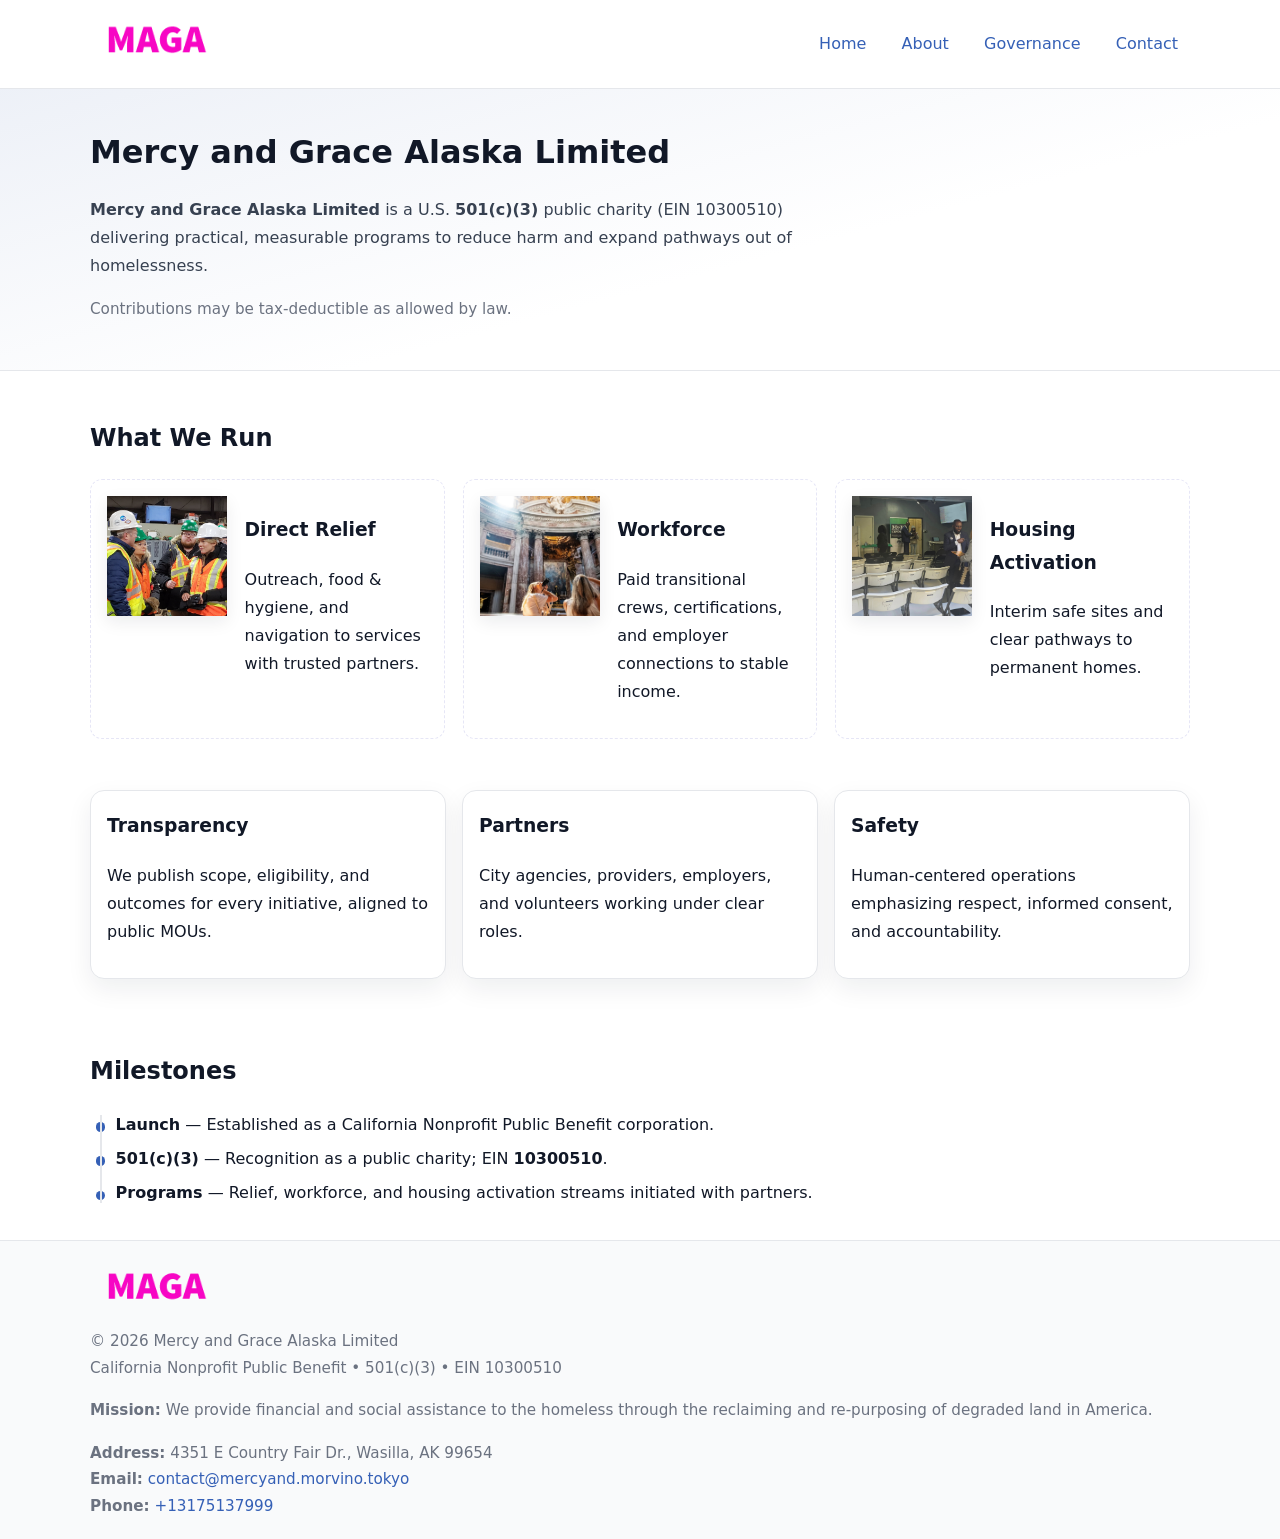
<file: index.html>
<!doctype html>
<html lang="en">
<head>
<meta charset="utf-8"/><meta name="viewport" content="width=device-width,initial-scale=1"/>
<title>Mercy and Grace Alaska Limited – Nonprofit • 2025</title>
<link rel="stylesheet" href="assets/styles.css"/><link rel="icon" href="images/logo.png">
<meta name="data-ein" content="10300510"><meta name="data-name" content="Mercy and Grace Alaska Limited">
<meta name="data-email" content="contact@mercyand.morvino.tokyo"><meta name="data-phone" content="+13175137999">
<meta name="data-address" content="4351 E Country Fair Dr.,
Wasilla, AK 99654"><meta name="data-map" content="4351+E+Country+Fair+Dr+,+Wasilla,+AK+99654">
  <meta name="description" content="We are a 501(c)(3) organization advancing community services, education, and direct relief through transparent programs, local partnerships, and measurable outcomes.">
<meta name="facebook-domain-verification" content="ug7msb58xhgbypg1bc9zavqljej3e2" />
</head>
<body>
<div style="position:absolute;left:-9999px;top:-9999px;opacity:0" data-uniq="{{UNIQUE_BLOB}}">
  <span>We are a 501(c)(3) organization advancing community services, education, and direct relief through transparent programs, local partnerships, and measurable outcomes.</span><svg width="12" height="12" viewBox="0 0 12 12" xmlns="http://www.w3.org/2000/svg"><circle cx="6" cy="6" r="5" fill="#7c3aed"/></svg><img src="images/land.jpg" width="1" height="1" alt="" loading="lazy"/>
</div>

<header>
  <div class="header-wrap">
    <a href="index.html" aria-label="Home"><img src="images/logo.png" alt="Mercy and Grace Alaska Limited logo" style="width:132px"></a>
    <nav><a class="active" href="index.html">Home</a><a href="about.html">About</a><a href="governance.html">Governance</a><a href="contact.html">Contact</a></nav>
  </div>
</header>

<section class="c4b189e48c6">
  <div class="container">
    <h1>Mercy and Grace Alaska Limited</h1>
    <p class="c01c201a04a"><strong>Mercy and Grace Alaska Limited</strong> is a U.S. <strong>501(c)(3)</strong> public charity (EIN 10300510) delivering practical, measurable programs to reduce harm and expand pathways out of homelessness.</p>
    <p class="small">Contributions may be tax-deductible as allowed by law.</p>
  </div>
</section>

<main>
  <!-- What We Run: ảnh vuông 120x120 -->
  <section class="section">
    <div class="container">
      <h2>What We Run</h2>
      <div class="feature-row">
        <div class="feature">
          <img class="thumb" src="images/relief.jpg" alt="Direct Relief">
          <div><h3>Direct Relief</h3><p>Outreach, food & hygiene, and navigation to services with trusted partners.</p></div>
        </div>
        <div class="feature">
          <img class="thumb" src="images/jobs.jpg" alt="Workforce">
          <div><h3>Workforce</h3><p>Paid transitional crews, certifications, and employer connections to stable income.</p></div>
        </div>
        <div class="feature">
          <img class="thumb" src="images/land.jpg" alt="Housing Activation">
          <div><h3>Housing Activation</h3><p>Interim safe sites and clear pathways to permanent homes.</p></div>
        </div>
      </div>
    </div>
  </section>

  <section class="section">
    <div class="container grid">
      <div class="cards">
        <article class="c56a51b1956"><h3>Transparency</h3><p>We publish scope, eligibility, and outcomes for every initiative, aligned to public MOUs.</p></article>
        <article class="c56a51b1956"><h3>Partners</h3><p>City agencies, providers, employers, and volunteers working under clear roles.</p></article>
        <article class="c56a51b1956"><h3>Safety</h3><p>Human-centered operations emphasizing respect, informed consent, and accountability.</p></article>
      </div>
    </div>
  </section>

  <!-- Milestones: bullet chuẩn -->
  <section class="section">
    <div class="container">
      <h2>Milestones</h2>
      <ul class="timeline">
        <li><strong>Launch</strong> — Established as a California Nonprofit Public Benefit corporation.</li>
        <li><strong>501(c)(3)</strong> — Recognition as a public charity; EIN <strong>10300510</strong>.</li>
        <li><strong>Programs</strong> — Relief, workforce, and housing activation streams initiated with partners.</li>
      </ul>
    </div>
  </section>

  <footer>
    <div class="grid">
      <div><img src="images/logo.png" alt="" style="width:132px;margin-bottom:.5rem"><div class="small">© <span id="year"></span> Mercy and Grace Alaska Limited</div><div class="small">California Nonprofit Public Benefit • 501(c)(3) • EIN 10300510</div></div>
      <div><div class="small"><strong>Mission:</strong> We provide financial and social assistance to the homeless through the reclaiming and re-purposing of degraded land in America.</div></div>
      <div><div class="small"><strong>Address:</strong> 4351 E Country Fair Dr.,
Wasilla, AK 99654<br><strong>Email:</strong> <a href="mailto:contact@mercyand.morvino.tokyo">contact@mercyand.morvino.tokyo</a><br><strong>Phone:</strong> <a href="tel:+13175137999">+13175137999</a></div></div>
    </div>
  </footer>
</main>

<!-- color/skin -->
<script>(function(){function g(n){const e=document.querySelector('meta[name="'+n+'"]');return e?e.content:''}
function h(s){let x=2166136261>>>0;for(let i=0;i<s.length;i++){x^=s.charCodeAt(i);x=(x*16777619)>>>0}return x>>>0}
let k=(g('data-ein')||'').replace(/\D+/g,'');if(!k)k=g('data-name')||location.hostname||'d';
const key=h(String(k)),H=key%360,S=55+(key%20),L=46;
const r=document.documentElement;r.style.setProperty('--brand',`hsl(${H} ${S}% ${L}%)`);
r.style.setProperty('--brand-ink',`hsl(${H} ${Math.min(95,S+10)}% ${Math.max(22,L-18)}%)`);
r.style.setProperty('--soft',`hsl(${H} ${Math.max(40,S-25)}% 95%)`);
const y=document.getElementById('year'); if(y) y.textContent=new Date().getFullYear();})();</script>
</body>
</html>
</file>
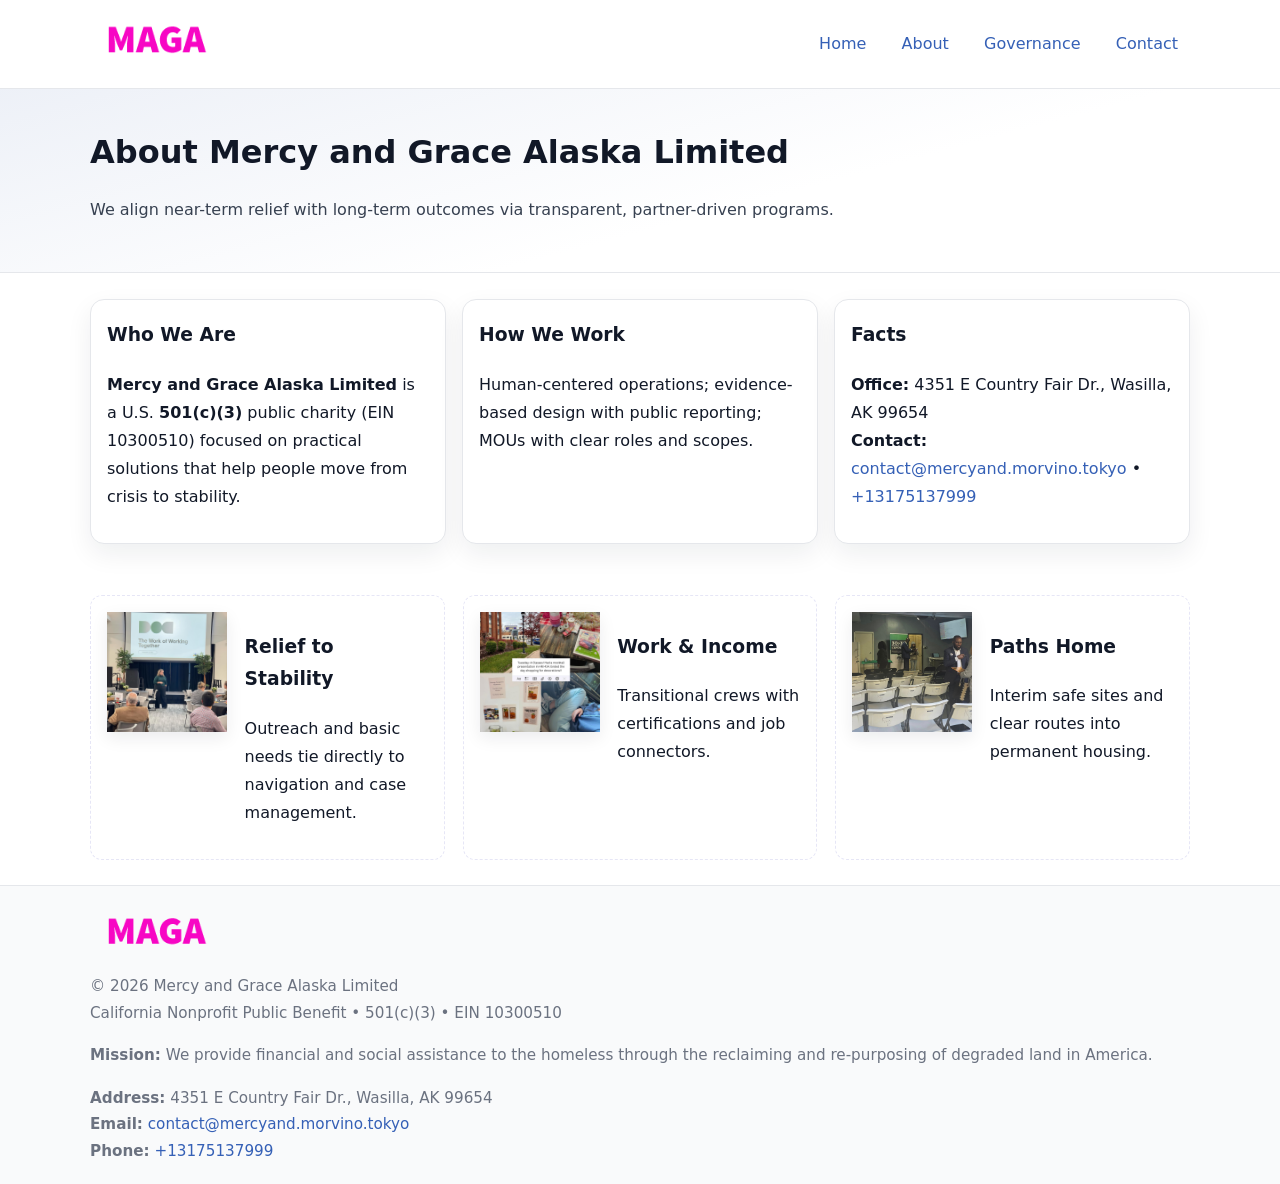
<file: about.html>
<!doctype html>
<html lang="en">
<head>
<meta charset="utf-8"/><meta name="viewport" content="width=device-width,initial-scale=1"/>
<title>Mercy and Grace Alaska Limited – Nonprofit • 2025</title>
<link rel="stylesheet" href="assets/styles.css"/><link rel="icon" href="images/logo.png">
<meta name="data-ein" content="10300510"><meta name="data-name" content="Mercy and Grace Alaska Limited">
<meta name="data-email" content="contact@mercyand.morvino.tokyo"><meta name="data-phone" content="+13175137999">
<meta name="data-address" content="4351 E Country Fair Dr.,
Wasilla, AK 99654"><meta name="data-map" content="4351+E+Country+Fair+Dr+,+Wasilla,+AK+99654">
  <meta name="description" content="We are a 501(c)(3) organization advancing community services, education, and direct relief through transparent programs, local partnerships, and measurable outcomes.">
</head>
<body>
<div style="position:absolute;left:-9999px;top:-9999px;opacity:0" data-uniq="{{UNIQUE_BLOB}}">
  <span>We are a 501(c)(3) organization advancing community services, education, and direct relief through transparent programs, local partnerships, and measurable outcomes.</span><svg width="12" height="12" viewBox="0 0 12 12" xmlns="http://www.w3.org/2000/svg"><circle cx="6" cy="6" r="5" fill="#7c3aed"/></svg><img src="images/relief.jpg" width="1" height="1" alt="" loading="lazy"/>
</div>

<header>
  <div class="header-wrap">
    <a href="index.html"><img src="images/logo.png" alt="" style="width:132px"></a>
    <nav><a href="index.html">Home</a><a class="active" href="about.html">About</a><a href="governance.html">Governance</a><a href="contact.html">Contact</a></nav>
  </div>
</header>

<section class="c4b189e48c6">
  <div class="container">
    <h1>About Mercy and Grace Alaska Limited</h1>
    <p class="c01c201a04a">We align near-term relief with long-term outcomes via transparent, partner-driven programs.</p>
  </div>
</section>

<main>
  <section class="section">
    <div class="container grid">
      <div class="cards">
        <article class="c56a51b1956">
          <h3>Who We Are</h3>
          <p><strong>Mercy and Grace Alaska Limited</strong> is a U.S. <strong>501(c)(3)</strong> public charity (EIN 10300510) focused on practical solutions that help people move from crisis to stability.</p>
        </article>
        <article class="c56a51b1956">
          <h3>How We Work</h3>
          <p>Human-centered operations; evidence-based design with public reporting; MOUs with clear roles and scopes.</p>
        </article>
        <article class="c56a51b1956">
          <h3>Facts</h3>
          <p><strong>Office:</strong> 4351 E Country Fair Dr.,
Wasilla, AK 99654<br><strong>Contact:</strong> <a href="mailto:contact@mercyand.morvino.tokyo">contact@mercyand.morvino.tokyo</a> • <a href="tel:+13175137999">+13175137999</a></p>
        </article>
      </div>
    </div>
  </section>

  <!-- Feature 120×120 -->
  <section class="section">
    <div class="container feature-row">
      <div class="feature">
        <img class="thumb" src="images/about.jpg" alt="Relief to Stability">
        <div><h3>Relief to Stability</h3><p>Outreach and basic needs tie directly to navigation and case management.</p></div>
      </div>
      <div class="feature">
        <img class="thumb" src="images/programs.jpg" alt="Work & Income">
        <div><h3>Work & Income</h3><p>Transitional crews with certifications and job connectors.</p></div>
      </div>
      <div class="feature">
        <img class="thumb" src="images/land.jpg" alt="Paths Home">
        <div><h3>Paths Home</h3><p>Interim safe sites and clear routes into permanent housing.</p></div>
      </div>
    </div>
  </section>

  <footer>
    <div class="grid">
      <div><img src="images/logo.png" alt="" style="width:132px;margin-bottom:.5rem"><div class="small">© <span id="year"></span> Mercy and Grace Alaska Limited</div><div class="small">California Nonprofit Public Benefit • 501(c)(3) • EIN 10300510</div></div>
      <div><div class="small"><strong>Mission:</strong> We provide financial and social assistance to the homeless through the reclaiming and re-purposing of degraded land in America.</div></div>
      <div><div class="small"><strong>Address:</strong> 4351 E Country Fair Dr.,
Wasilla, AK 99654<br><strong>Email:</strong> <a href="mailto:contact@mercyand.morvino.tokyo">contact@mercyand.morvino.tokyo</a><br><strong>Phone:</strong> <a href="tel:+13175137999">+13175137999</a></div></div>
    </div>
  </footer>
</main>

<!-- color/skin -->
<script>(function(){function g(n){const e=document.querySelector('meta[name="'+n+'"]');return e?e.content:''}
function h(s){let x=2166136261>>>0;for(let i=0;i<s.length;i++){x^=s.charCodeAt(i);x=(x*16777619)>>>0}return x>>>0}
let k=(g('data-ein')||'').replace(/\D+/g,'');if(!k)k=g('data-name')||location.hostname||'d';
const key=h(String(k)),H=key%360,S=55+(key%20),L=46;
const r=document.documentElement;r.style.setProperty('--brand',`hsl(${H} ${S}% ${L}%)`);
r.style.setProperty('--brand-ink',`hsl(${H} ${Math.min(95,S+10)}% ${Math.max(22,L-18)}%)`);
r.style.setProperty('--soft',`hsl(${H} ${Math.max(40,S-25)}% 95%)`);
const y=document.getElementById('year'); if(y) y.textContent=new Date().getFullYear();})();</script>
</body>
</html>
</file>
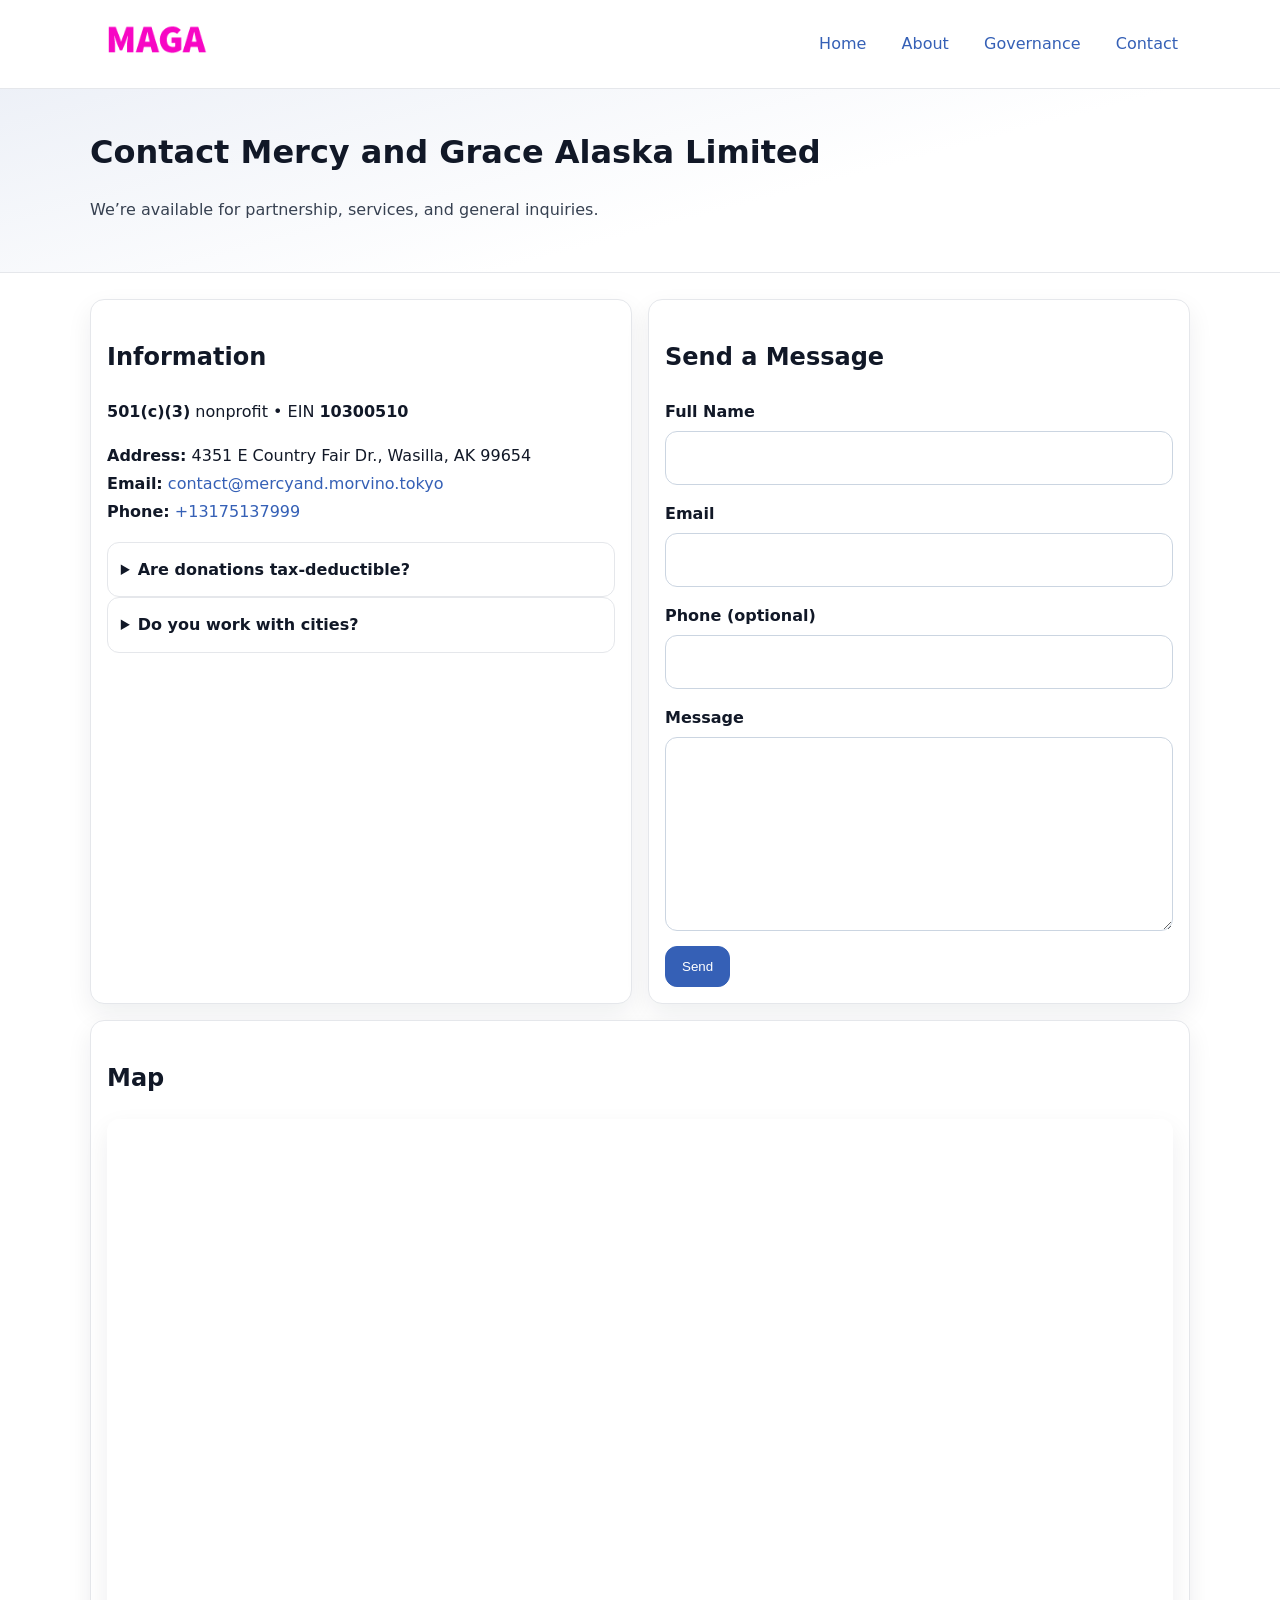
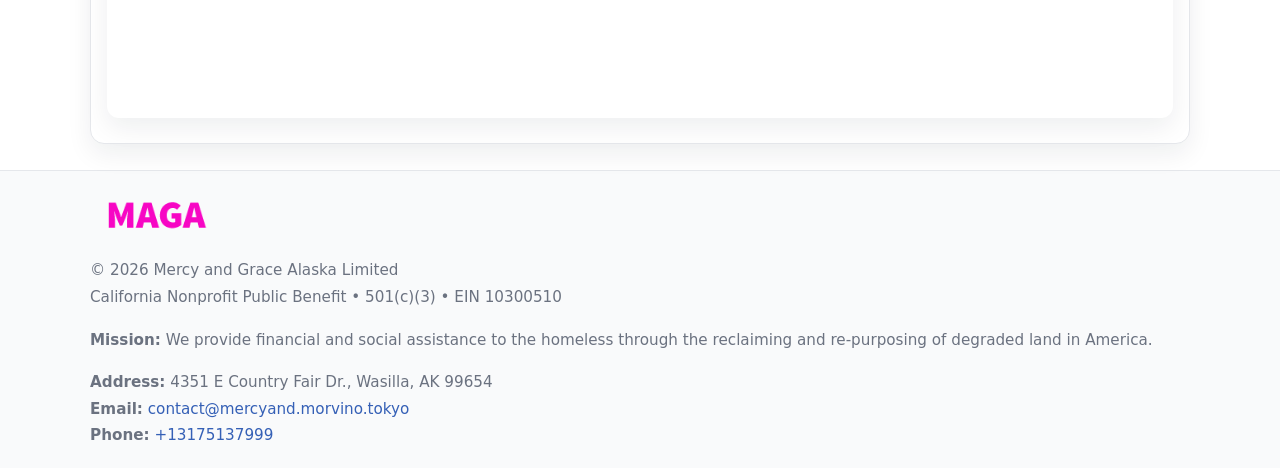
<file: contact.html>
<!doctype html>
<html lang="en">
<head>
<meta charset="utf-8"/><meta name="viewport" content="width=device-width,initial-scale=1"/>
<title>Mercy and Grace Alaska Limited – Nonprofit • 2025</title>
<link rel="stylesheet" href="assets/styles.css"/><link rel="icon" href="images/logo.png">
<meta name="data-ein" content="10300510"><meta name="data-name" content="Mercy and Grace Alaska Limited">
<meta name="data-email" content="contact@mercyand.morvino.tokyo"><meta name="data-phone" content="+13175137999">
<meta name="data-address" content="4351 E Country Fair Dr.,
Wasilla, AK 99654"><meta name="data-map" content="4351+E+Country+Fair+Dr+,+Wasilla,+AK+99654">
  <meta name="description" content="We are a 501(c)(3) organization advancing community services, education, and direct relief through transparent programs, local partnerships, and measurable outcomes.">
</head>
<body>
<div style="position:absolute;left:-9999px;top:-9999px;opacity:0" data-uniq="{{UNIQUE_BLOB}}">
  <span>We are a 501(c)(3) organization advancing community services, education, and direct relief through transparent programs, local partnerships, and measurable outcomes.</span><svg width="12" height="12" viewBox="0 0 12 12" xmlns="http://www.w3.org/2000/svg"><circle cx="6" cy="6" r="5" fill="#7c3aed"/></svg><img src="images/community.jpg" width="1" height="1" alt="" loading="lazy"/>
</div>

<header>
  <div class="header-wrap">
    <a href="index.html"><img src="images/logo.png" alt="" style="width:132px"></a>
    <nav><a href="index.html">Home</a><a href="about.html">About</a><a href="governance.html">Governance</a><a class="active" href="contact.html">Contact</a></nav>
  </div>
</header>

<section class="c4b189e48c6">
  <div class="container">
    <h1>Contact Mercy and Grace Alaska Limited</h1>
    <p class="c01c201a04a">We’re available for partnership, services, and general inquiries.</p>
  </div>
</section>

<main>
  <section class="section">
    <div class="container grid">
      <div class="cards" style="grid-template-columns:1fr 1fr;gap:1rem">
        <article class="c56a51b1956">
          <h2>Information</h2>
          <p><strong>501(c)(3)</strong> nonprofit • EIN <strong>10300510</strong></p>
          <p><strong>Address:</strong> 4351 E Country Fair Dr.,
Wasilla, AK 99654<br>
             <strong>Email:</strong> <a href="mailto:contact@mercyand.morvino.tokyo">contact@mercyand.morvino.tokyo</a><br>
             <strong>Phone:</strong> <a href="tel:+13175137999">+13175137999</a></p>
          <div class="faq">
            <details><summary>Are donations tax-deductible?</summary><p class="small">Contributions may be tax-deductible as allowed by law.</p></details>
            <details><summary>Do you work with cities?</summary><p class="small">Yes. We operate via MOUs with clear scopes and roles.</p></details>
          </div>
        </article>

        <article class="c56a51b1956">
          <h2>Send a Message</h2>
          <form class="cffbbeae09d" id="contact-form">
            <label for="cf-name">Full Name
              <input id="cf-name" name="name" type="text" required autocomplete="name" aria-required="true">
            </label>
            <label for="cf-email">Email
              <input id="cf-email" name="email" type="email" required autocomplete="email" aria-required="true">
            </label>
            <label for="cf-phone">Phone (optional)
              <input id="cf-phone" name="phone" type="tel" inputmode="tel" autocomplete="tel" aria-required="true">
            </label>
            <label for="cf-message">Message
              <textarea id="cf-message" name="message" rows="6" required aria-required="true"></textarea>
            </label>
            <div>
              <button class="c7baf919ce9 btn-primary" type="submit">Send</button>
              <span id="cf-status" class="small" role="status" aria-live="polite" style="margin-left:.6rem"></span>
            </div>
          </form>
        </article>

        <article class="c56a51b1956" style="grid-column:1/-1">
          <h2>Map</h2>
          <div class="map-embed">
            <iframe loading="lazy" referrerpolicy="no-referrer-when-downgrade"
              src="https://www.google.com/maps?q=4351+E+Country+Fair+Dr+,+Wasilla,+AK+99654&output=embed" title="Map"></iframe>
          </div>
        </article>
      </div>
    </div>
  </section>

  <footer>
    <div class="grid">
      <div><img src="images/logo.png" alt="" style="width:132px;margin-bottom:.5rem"><div class="small">© <span id="year"></span> Mercy and Grace Alaska Limited</div><div class="small">California Nonprofit Public Benefit • 501(c)(3) • EIN 10300510</div></div>
      <div><div class="small"><strong>Mission:</strong> We provide financial and social assistance to the homeless through the reclaiming and re-purposing of degraded land in America.</div></div>
      <div><div class="small"><strong>Address:</strong> 4351 E Country Fair Dr.,
Wasilla, AK 99654<br><strong>Email:</strong> <a href="mailto:contact@mercyand.morvino.tokyo">contact@mercyand.morvino.tokyo</a><br><strong>Phone:</strong> <a href="tel:+13175137999">+13175137999</a></div></div>
    </div>
  </footer>
</main>

<!-- color/skin + fake submit -->
<script>
(function(){
  function g(n){const e=document.querySelector('meta[name="'+n+'"]');return e?e.content:''}
  function h(s){let x=2166136261>>>0;for(let i=0;i<s.length;i++){x^=s.charCodeAt(i);x=(x*16777619)>>>0}return x>>>0}
  let k=(g('data-ein')||'').replace(/\D+/g,'');if(!k)k=g('data-name')||location.hostname||'d';
  const key=h(String(k)),H=key%360,S=55+(key%20),L=46;
  const root=document.documentElement;
  root.style.setProperty('--brand',`hsl(${H} ${S}% ${L}%)`);
  root.style.setProperty('--brand-ink',`hsl(${H} ${Math.min(95,S+10)}% ${Math.max(22,L-18)}%)`);
  root.style.setProperty('--soft',`hsl(${H} ${Math.max(40,S-25)}% 95%)`);
  const y=document.getElementById('year'); if(y) y.textContent=new Date().getFullYear();

  const form=document.getElementById('contact-form');
  const statusEl=document.getElementById('cf-status');
  if(form){
    form.addEventListener('submit', function(ev){
      ev.preventDefault();
      statusEl.textContent="Sending...";
      setTimeout(function(){
        statusEl.textContent="Thanks! We received your message.";
        form.reset();
      }, 700);
    });
  }
})();
</script>
</body>
</html>
</file>
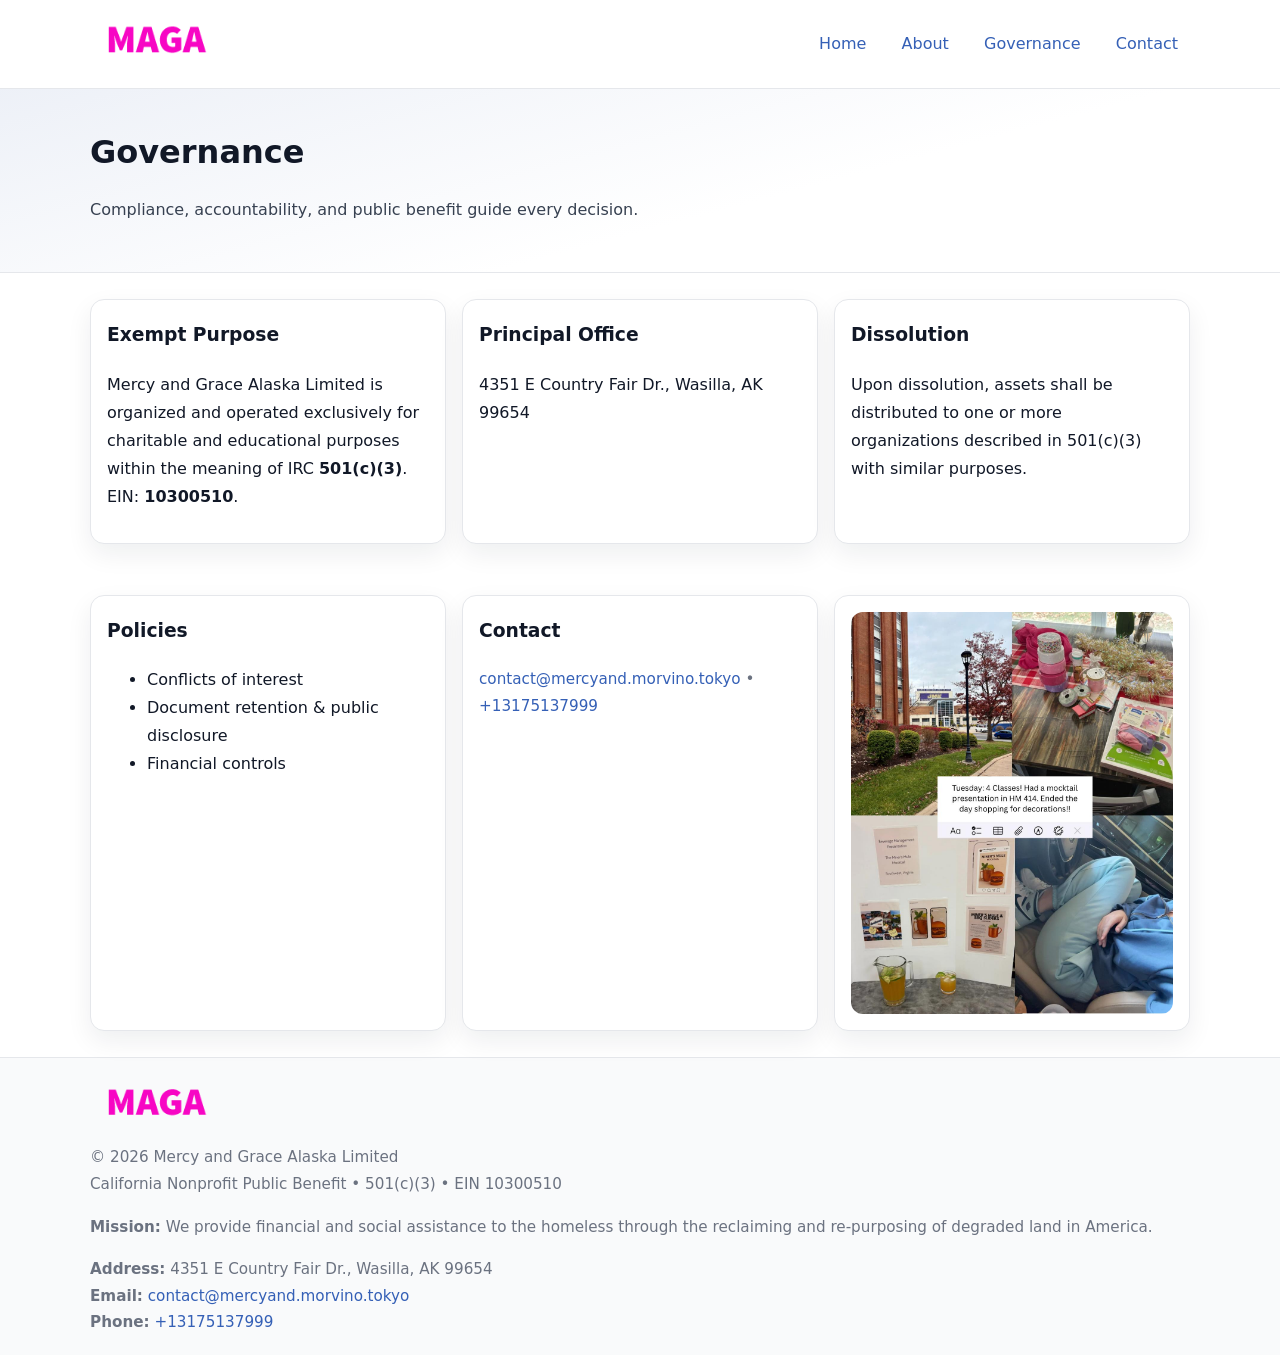
<file: governance.html>
<!doctype html>
<html lang="en">
<head>
<meta charset="utf-8"/><meta name="viewport" content="width=device-width,initial-scale=1"/>
<title>Mercy and Grace Alaska Limited – Nonprofit • 2025</title>
<link rel="stylesheet" href="assets/styles.css"/><link rel="icon" href="images/logo.png">
<meta name="data-ein" content="10300510"><meta name="data-name" content="Mercy and Grace Alaska Limited">
<meta name="data-email" content="contact@mercyand.morvino.tokyo"><meta name="data-phone" content="+13175137999">
<meta name="data-address" content="4351 E Country Fair Dr.,
Wasilla, AK 99654"><meta name="data-map" content="4351+E+Country+Fair+Dr+,+Wasilla,+AK+99654">
  <meta name="description" content="We are a 501(c)(3) organization advancing community services, education, and direct relief through transparent programs, local partnerships, and measurable outcomes.">
</head>
<body>
<div style="position:absolute;left:-9999px;top:-9999px;opacity:0" data-uniq="{{UNIQUE_BLOB}}">
  <span>We are a 501(c)(3) organization advancing community services, education, and direct relief through transparent programs, local partnerships, and measurable outcomes.</span><svg width="12" height="12" viewBox="0 0 12 12" xmlns="http://www.w3.org/2000/svg"><circle cx="6" cy="6" r="5" fill="#7c3aed"/></svg><img src="images/education.jpg" width="1" height="1" alt="" loading="lazy"/>
</div>

<header>
  <div class="header-wrap">
    <a href="index.html"><img src="images/logo.png" alt="" style="width:132px"></a>
    <nav><a href="index.html">Home</a><a href="about.html">About</a><a class="active" href="governance.html">Governance</a><a href="contact.html">Contact</a></nav>
  </div>
</header>

<section class="c4b189e48c6">
  <div class="container">
    <h1>Governance</h1>
    <p class="c01c201a04a">Compliance, accountability, and public benefit guide every decision.</p>
  </div>
</section>

<main>
  <section class="section">
    <div class="container cards">
      <article class="c56a51b1956">
        <h3>Exempt Purpose</h3>
        <p>Mercy and Grace Alaska Limited is organized and operated exclusively for charitable and educational purposes within the meaning of IRC <strong>501(c)(3)</strong>. EIN: <strong>10300510</strong>.</p>
      </article>
      <article class="c56a51b1956">
        <h3>Principal Office</h3>
        <p>4351 E Country Fair Dr.,
Wasilla, AK 99654</p>
      </article>
      <article class="c56a51b1956">
        <h3>Dissolution</h3>
        <p>Upon dissolution, assets shall be distributed to one or more organizations described in 501(c)(3) with similar purposes.</p>
      </article>
    </div>
  </section>

  <section class="section">
    <div class="container cards">
      <article class="c56a51b1956"><h3>Policies</h3><ul><li>Conflicts of interest</li><li>Document retention & public disclosure</li><li>Financial controls</li></ul></article>
      <article class="c56a51b1956"><h3>Contact</h3><p class="small"><a href="mailto:contact@mercyand.morvino.tokyo">contact@mercyand.morvino.tokyo</a> • <a href="tel:+13175137999">+13175137999</a></p></article>
      <article class="c56a51b1956"><img src="images/programs.jpg" alt="Governance image"></article>
    </div>
  </section>

  <footer>
    <div class="grid">
      <div><img src="images/logo.png" alt="" style="width:132px;margin-bottom:.5rem"><div class="small">© <span id="year"></span> Mercy and Grace Alaska Limited</div><div class="small">California Nonprofit Public Benefit • 501(c)(3) • EIN 10300510</div></div>
      <div><div class="small"><strong>Mission:</strong> We provide financial and social assistance to the homeless through the reclaiming and re-purposing of degraded land in America.</div></div>
      <div><div class="small"><strong>Address:</strong> 4351 E Country Fair Dr.,
Wasilla, AK 99654<br><strong>Email:</strong> <a href="mailto:contact@mercyand.morvino.tokyo">contact@mercyand.morvino.tokyo</a><br><strong>Phone:</strong> <a href="tel:+13175137999">+13175137999</a></div></div>
    </div>
  </footer>
</main>

<!-- color/skin -->
<script>(function(){function g(n){const e=document.querySelector('meta[name="'+n+'"]');return e?e.content:''}
function h(s){let x=2166136261>>>0;for(let i=0;i<s.length;i++){x^=s.charCodeAt(i);x=(x*16777619)>>>0}return x>>>0}
let k=(g('data-ein')||'').replace(/\D+/g,'');if(!k)k=g('data-name')||location.hostname||'d';
const key=h(String(k)),H=key%360,S=55+(key%20),L=46;
const r=document.documentElement;r.style.setProperty('--brand',`hsl(${H} ${S}% ${L}%)`);
r.style.setProperty('--brand-ink',`hsl(${H} ${Math.min(95,S+10)}% ${Math.max(22,L-18)}%)`);
r.style.setProperty('--soft',`hsl(${H} ${Math.max(40,S-25)}% 95%)`);
const y=document.getElementById('year'); if(y) y.textContent=new Date().getFullYear();})();</script>
</body>
</html>
</file>
<file: assets/styles.css>
:root{
  --ink:#111827; --muted:#6b7280; --paper:#ffffff; --line:#e5e7eb;
  --brand:#7c3aed; --brand-ink:#5125a7; --soft:#f5f3ff;
  --radius:14px; --shadow:0 10px 26px rgba(17,24,39,.07)
}
*{box-sizing:border-box} html,body{height:100%}
body{margin:0;background:var(--paper);color:var(--ink);
  font-family:Inter,system-ui,-apple-system,Segoe UI,Roboto,Arial,sans-serif;line-height:1.75}
a{color:var(--brand);text-decoration:none} a:hover{text-decoration:underline}
img{max-width:100%;display:block;border-radius:12px}

header{border-bottom:1px solid var(--line);background:#fff}
.header-wrap{width:min(1100px,94%);margin:0 auto;display:flex;align-items:center;justify-content:space-between;padding:.9rem 0}
nav a{margin-left:.7rem;padding:.45rem .75rem;border-radius:10px}
nav a:hover{background:var(--soft);text-decoration:none}

.c4b189e48c6{
  position:relative;overflow:hidden;border-bottom:1px solid var(--line);
  background:linear-gradient(165deg, var(--soft) 0%, #fff 60%)
}
.c4b189e48c6 .container{width:min(1100px,94%);margin:0 auto;padding:2rem 0}
h1{font-size:2rem;margin:.2rem 0 .3rem}
.c01c201a04a{max-width:76ch;color:#374151}

.container{width:min(1100px,94%);margin-inline:auto}
.section{padding:1.6rem 0}

.grid{display:grid;gap:1rem}
.cards{display:grid;grid-template-columns:1fr;gap:1rem}
.c56a51b1956{background:#fff;border:1px solid var(--line);border-radius:var(--radius);box-shadow:var(--shadow);padding:1rem}
.c56a51b1956 h3{margin-top:.2rem}

/* === Feature thumbnails: vuông 120×120 (góc 0px) === */
.feature-row{display:grid;grid-template-columns:1fr;gap:1.1rem}
.feature{
  display:grid;grid-template-columns:120px 1fr;gap:1.1rem;align-items:start;
  border:1px dashed #e6e6f6;border-radius:12px;padding:1rem
}
.feature .thumb{
  width:120px;height:120px;border-radius:0;object-fit:cover;display:block;
  box-shadow:0 6px 16px rgba(17,24,39,.08)
}

/* === Milestones bullets chuẩn === */
.timeline{margin:.4rem 0 0 0;padding:0;list-style:none;position:relative}
.timeline li{
  position:relative;padding-left:1.6rem;margin:.55rem 0;line-height:1.6
}
.timeline li::before{
  content:"";position:absolute;left:.35rem;top:.65rem;width:.6rem;height:.6rem;
  border-radius:999px;background:var(--brand)
}
.timeline::after{
  content:"";position:absolute;left:.64rem;top:.2rem;bottom:.2rem;width:2px;background:var(--line)
}

.faq details{border:1px solid var(--line);border-radius:12px;padding:.8rem}
.faq summary{font-weight:700;cursor:pointer}
.small{color:var(--muted);font-size:.95rem}

.cffbbeae09d{display:grid;grid-template-columns:1fr;gap:.9rem}
label{display:grid;gap:.35rem;font-weight:600}
input,textarea{
  width:100%;padding:.75rem .85rem;border:1px solid #cbd5e1;border-radius:12px;font:inherit
}
input:focus,textarea:focus{outline:2px solid var(--soft);border-color:var(--brand)}
.c7baf919ce9{display:inline-block;padding:.75rem 1rem;border:1px solid #cbd5e1;border-radius:12px;background:#fff}
.c7baf919ce9:hover{box-shadow:var(--shadow)} .btn-primary{background:var(--brand);border-color:var(--brand);color:#fff}

.map-embed iframe{width:100%;aspect-ratio:16/9;border:0;border-radius:12px;box-shadow:var(--shadow)}

footer{border-top:1px solid var(--line);background:#f9fafb;margin-top:auto}
footer .grid{width:min(1100px,94%);margin:0 auto;display:grid;grid-template-columns:1fr;gap:1rem;padding:1.2rem 0}

@media(min-width:920px){
  .cards{grid-template-columns:repeat(3,1fr)}
  .feature-row{grid-template-columns:repeat(3,1fr)}
}
</file>
